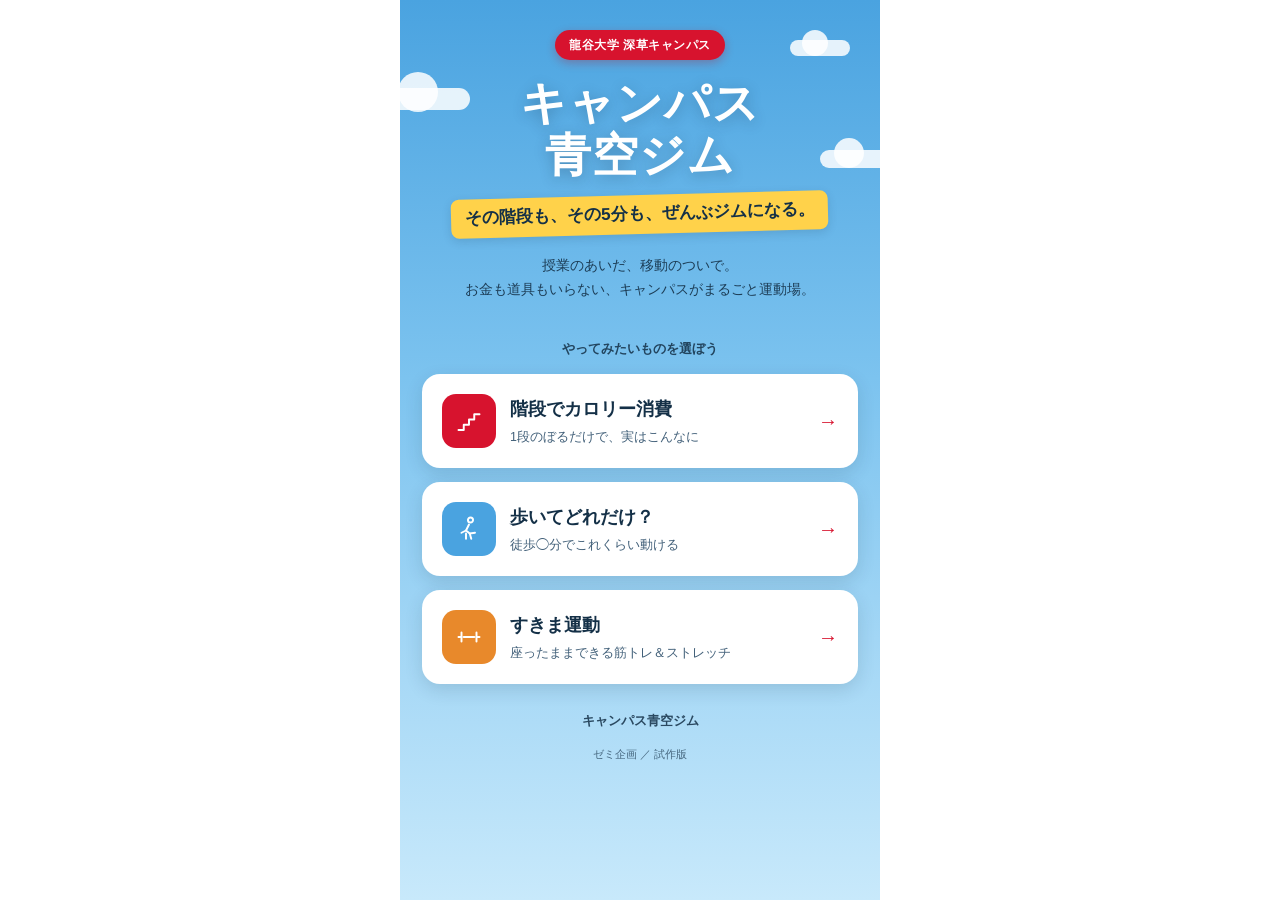
<file: index.html>
<!DOCTYPE html>
<html lang="ja">
<head>
<meta charset="UTF-8">
<meta name="viewport" content="width=device-width, initial-scale=1.0">
<title>キャンパス青空ジム</title>
<link rel="stylesheet" href="campus.css">
</head>
<body>

<div class="sky">
  <div class="cloud cloud-1"></div>
  <div class="cloud cloud-2"></div>
  <div class="cloud cloud-3"></div>

  <header class="top">
    <div class="badge">龍谷大学 深草キャンパス</div>
    <h1 class="title">キャンパス<br>青空ジム</h1>
    <p class="catch">その階段も、その5分も、ぜんぶジムになる。</p>
    <p class="lead">授業のあいだ、移動のついで。<br>お金も道具もいらない、キャンパスがまるごと運動場。</p>
  </header>

  <main class="menu">
    <p class="menu-label">やってみたいものを選ぼう</p>

    <a href="stairs.html" class="mbtn mbtn-stairs">
      <span class="mbtn-icon" aria-hidden="true">
        <svg viewBox="0 0 40 40" fill="none" stroke="currentColor" stroke-width="2.6" stroke-linecap="round" stroke-linejoin="round">
          <path d="M6 32h7v-7h7v-7h7v-7h7"/>
        </svg>
      </span>
      <span class="mbtn-text">
        <span class="mbtn-title">階段でカロリー消費</span>
        <span class="mbtn-sub">1段のぼるだけで、実はこんなに</span>
      </span>
      <span class="mbtn-arrow" aria-hidden="true">→</span>
    </a>

    <a href="walk.html" class="mbtn mbtn-walk">
      <span class="mbtn-icon" aria-hidden="true">
        <svg viewBox="0 0 40 40" fill="none" stroke="currentColor" stroke-width="2.6" stroke-linecap="round" stroke-linejoin="round">
          <circle cx="22" cy="8" r="3.4"/>
          <path d="M20 14l-4 8 5 4 2 7"/>
          <path d="M16 22l-6 3"/>
          <path d="M21 26l7-1"/>
          <path d="M16 33l0-7"/>
        </svg>
      </span>
      <span class="mbtn-text">
        <span class="mbtn-title">歩いてどれだけ？</span>
        <span class="mbtn-sub">徒歩◯分でこれくらい動ける</span>
      </span>
      <span class="mbtn-arrow" aria-hidden="true">→</span>
    </a>

    <a href="sukima.html" class="mbtn mbtn-training">
      <span class="mbtn-icon" aria-hidden="true">
        <svg viewBox="0 0 40 40" fill="none" stroke="currentColor" stroke-width="2.6" stroke-linecap="round" stroke-linejoin="round">
          <path d="M6 20h4M30 20h4"/>
          <path d="M10 14v12M30 14v12"/>
          <path d="M13 20h14"/>
        </svg>
      </span>
      <span class="mbtn-text">
        <span class="mbtn-title">すきま運動</span>
        <span class="mbtn-sub">座ったままできる筋トレ＆ストレッチ</span>
      </span>
      <span class="mbtn-arrow" aria-hidden="true">→</span>
    </a>
  </main>

  <footer class="foot">
    <p>キャンパス青空ジム</p>
    <p class="foot-note">ゼミ企画 ／ 試作版</p>
  </footer>
</div>

</body>
</html>
</file>
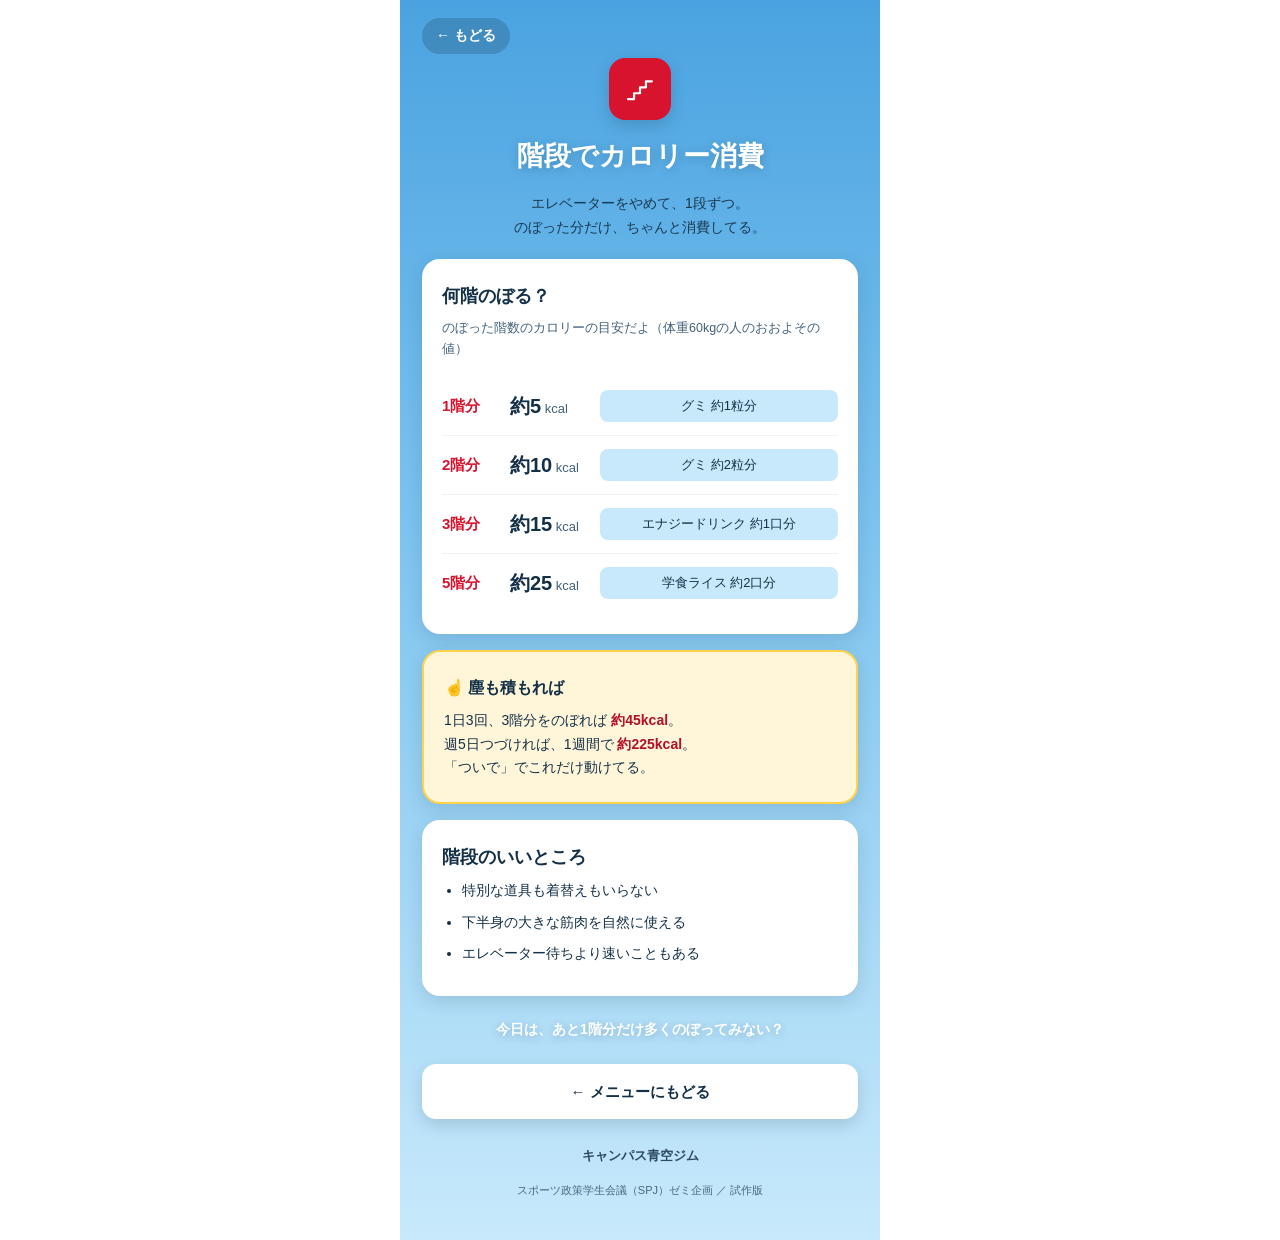
<file: stairs.html>
<!DOCTYPE html>
<html lang="ja">
<head>
<meta charset="UTF-8">
<meta name="viewport" content="width=device-width, initial-scale=1.0">
<title>階段でカロリー消費 | キャンパス青空ジム</title>
<link rel="stylesheet" href="campus.css">
</head>
<body>

<div class="sky page">

  <header class="phead">
    <a href="index.html" class="back">← もどる</a>
    <div class="phead-icon phead-icon-stairs" aria-hidden="true">
      <svg viewBox="0 0 40 40" fill="none" stroke="currentColor" stroke-width="2.6" stroke-linecap="round" stroke-linejoin="round">
        <path d="M6 32h7v-7h7v-7h7v-7h7"/>
      </svg>
    </div>
    <h1 class="ptitle">階段でカロリー消費</h1>
    <p class="psub">エレベーターをやめて、1段ずつ。<br>のぼった分だけ、ちゃんと消費してる。</p>
  </header>

  <main class="pbody">

    <!-- ▼▼ 数値はすべて仮の概算。あとで正しい値に差し替える ▼▼ -->
    <!-- 前提の仮値: 1階分の階段のぼり ≈ 5kcal で計算しています -->

    <section class="card-plain">
      <h2 class="sec-h">何階のぼる？</h2>
      <p class="sec-note">のぼった階数のカロリーの目安だよ（体重60kgの人のおおよその値）</p>

      <div class="stair-row">
        <div class="stair-floor">1階分</div>
        <div class="stair-kcal"><b>約5</b> kcal</div>
        <div class="stair-conv">グミ 約1粒分</div>
      </div>

      <div class="stair-row">
        <div class="stair-floor">2階分</div>
        <div class="stair-kcal"><b>約10</b> kcal</div>
        <div class="stair-conv">グミ 約2粒分</div>
      </div>

      <div class="stair-row">
        <div class="stair-floor">3階分</div>
        <div class="stair-kcal"><b>約15</b> kcal</div>
        <div class="stair-conv">エナジードリンク 約1口分</div>
      </div>

      <div class="stair-row">
        <div class="stair-floor">5階分</div>
        <div class="stair-kcal"><b>約25</b> kcal</div>
        <div class="stair-conv">学食ライス 約2口分</div>
      </div>
    </section>

    <section class="card-accent">
      <h2 class="sec-h-w">☝ 塵も積もれば</h2>
      <p>1日3回、3階分をのぼれば <b>約45kcal</b>。<br>週5日つづければ、1週間で <b>約225kcal</b>。<br>「ついで」でこれだけ動けてる。</p>
    </section>

    <section class="card-plain">
      <h2 class="sec-h">階段のいいところ</h2>
      <ul class="tips">
        <li>特別な道具も着替えもいらない</li>
        <li>下半身の大きな筋肉を自然に使える</li>
        <li>エレベーター待ちより速いこともある</li>
      </ul>
    </section>

    <p class="cheer">今日は、あと1階分だけ多くのぼってみない？</p>

    <a href="index.html" class="back-btn">← メニューにもどる</a>
  </main>

  <footer class="foot">
    <p>キャンパス青空ジム</p>
    <p class="foot-note">スポーツ政策学生会議（SPJ）ゼミ企画 ／ 試作版</p>
  </footer>
</div>

</body>
</html>
</file>
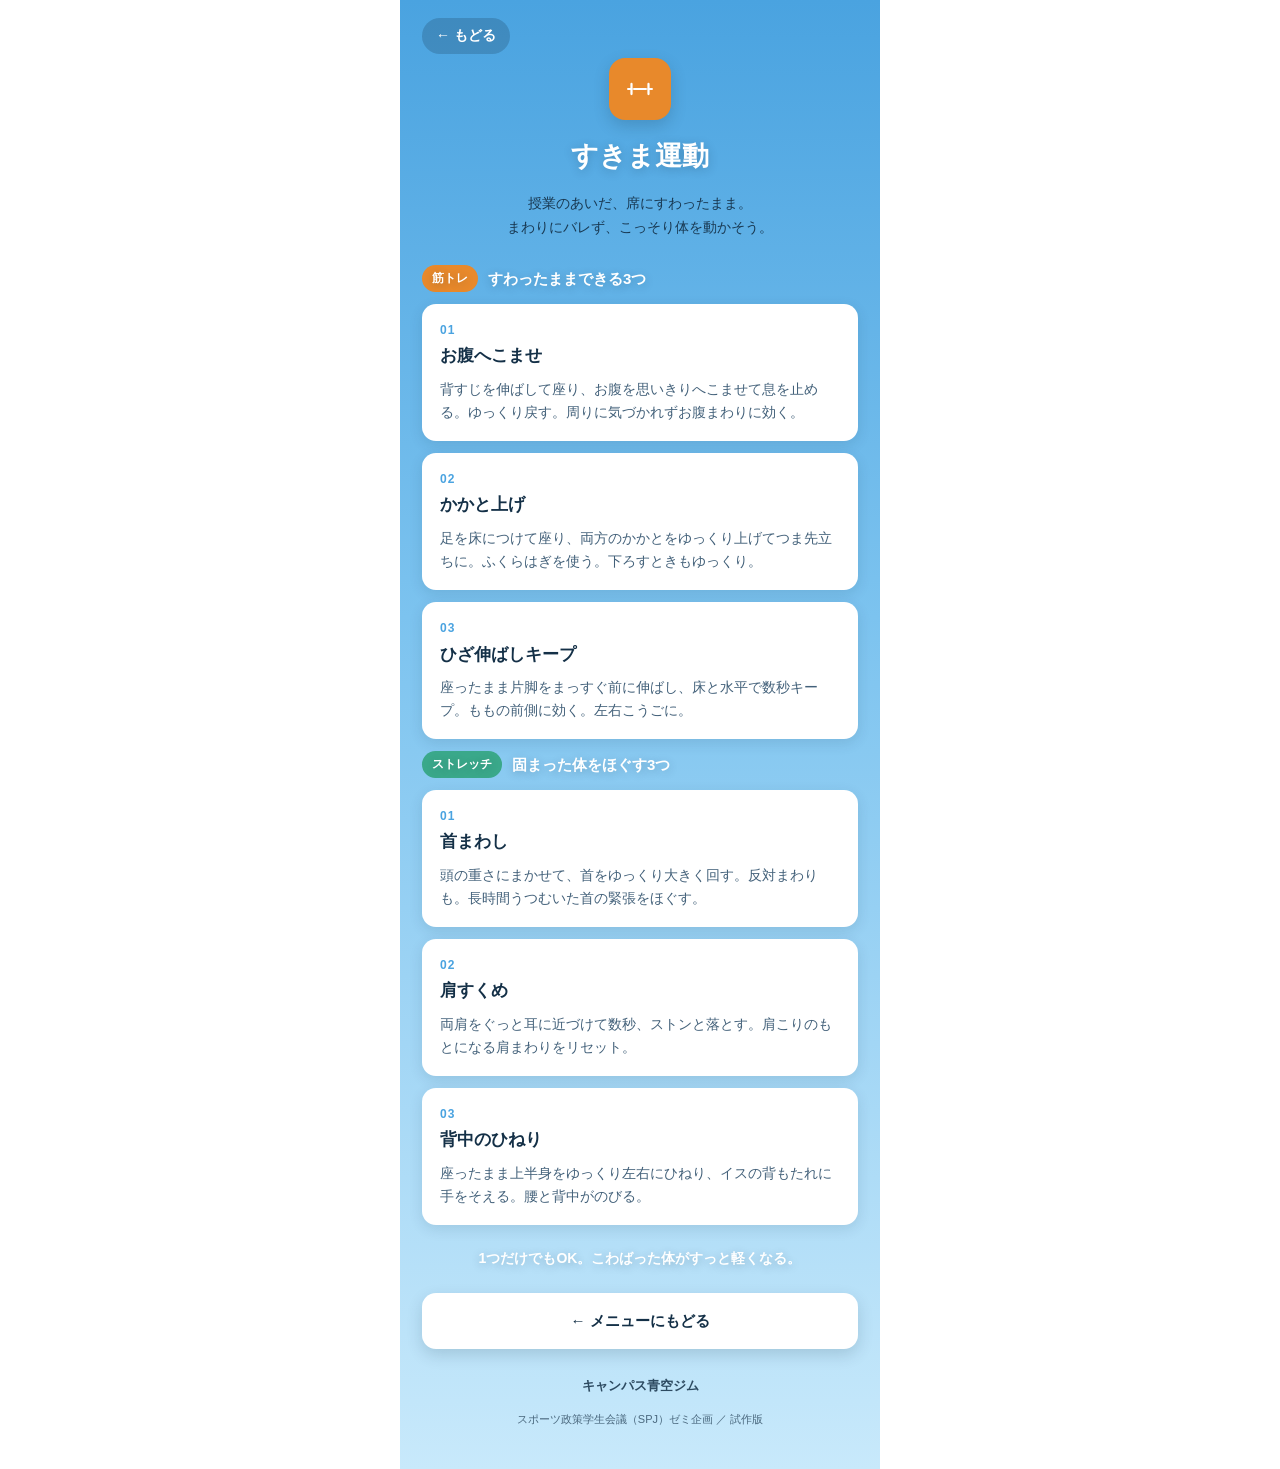
<file: sukima.html>
<!DOCTYPE html>
<html lang="ja">
<head>
<meta charset="UTF-8">
<meta name="viewport" content="width=device-width, initial-scale=1.0">
<title>すきま運動 | キャンパス青空ジム</title>
<link rel="stylesheet" href="campus.css">
</head>
<body>

<div class="sky page">

  <header class="phead">
    <a href="index.html" class="back">← もどる</a>
    <div class="phead-icon phead-icon-training" aria-hidden="true">
      <svg viewBox="0 0 40 40" fill="none" stroke="currentColor" stroke-width="2.6" stroke-linecap="round" stroke-linejoin="round">
        <path d="M6 20h4M30 20h4"/>
        <path d="M10 14v12M30 14v12"/>
        <path d="M13 20h14"/>
      </svg>
    </div>
    <h1 class="ptitle">すきま運動</h1>
    <p class="psub">授業のあいだ、席にすわったまま。<br>まわりにバレず、こっそり体を動かそう。</p>
  </header>

  <main class="pbody">

    <section>
      <h2 class="group-h"><span class="group-tag tag-kin">筋トレ</span>すわったままできる3つ</h2>

      <div class="ex-card">
        <div class="ex-num">01</div>
        <h3 class="ex-title">お腹へこませ</h3>
        <p class="ex-how">背すじを伸ばして座り、お腹を思いきりへこませて息を止める。ゆっくり戻す。周りに気づかれずお腹まわりに効く。</p>
      </div>

      <div class="ex-card">
        <div class="ex-num">02</div>
        <h3 class="ex-title">かかと上げ</h3>
        <p class="ex-how">足を床につけて座り、両方のかかとをゆっくり上げてつま先立ちに。ふくらはぎを使う。下ろすときもゆっくり。</p>
      </div>

      <div class="ex-card">
        <div class="ex-num">03</div>
        <h3 class="ex-title">ひざ伸ばしキープ</h3>
        <p class="ex-how">座ったまま片脚をまっすぐ前に伸ばし、床と水平で数秒キープ。ももの前側に効く。左右こうごに。</p>
      </div>
    </section>

    <section>
      <h2 class="group-h"><span class="group-tag tag-str">ストレッチ</span>固まった体をほぐす3つ</h2>

      <div class="ex-card">
        <div class="ex-num">01</div>
        <h3 class="ex-title">首まわし</h3>
        <p class="ex-how">頭の重さにまかせて、首をゆっくり大きく回す。反対まわりも。長時間うつむいた首の緊張をほぐす。</p>
      </div>

      <div class="ex-card">
        <div class="ex-num">02</div>
        <h3 class="ex-title">肩すくめ</h3>
        <p class="ex-how">両肩をぐっと耳に近づけて数秒、ストンと落とす。肩こりのもとになる肩まわりをリセット。</p>
      </div>

      <div class="ex-card">
        <div class="ex-num">03</div>
        <h3 class="ex-title">背中のひねり</h3>
        <p class="ex-how">座ったまま上半身をゆっくり左右にひねり、イスの背もたれに手をそえる。腰と背中がのびる。</p>
      </div>
    </section>

    <p class="cheer">1つだけでもOK。こわばった体がすっと軽くなる。</p>

    <a href="index.html" class="back-btn">← メニューにもどる</a>
  </main>

  <footer class="foot">
    <p>キャンパス青空ジム</p>
    <p class="foot-note">スポーツ政策学生会議（SPJ）ゼミ企画 ／ 試作版</p>
  </footer>
</div>

</body>
</html>
</file>
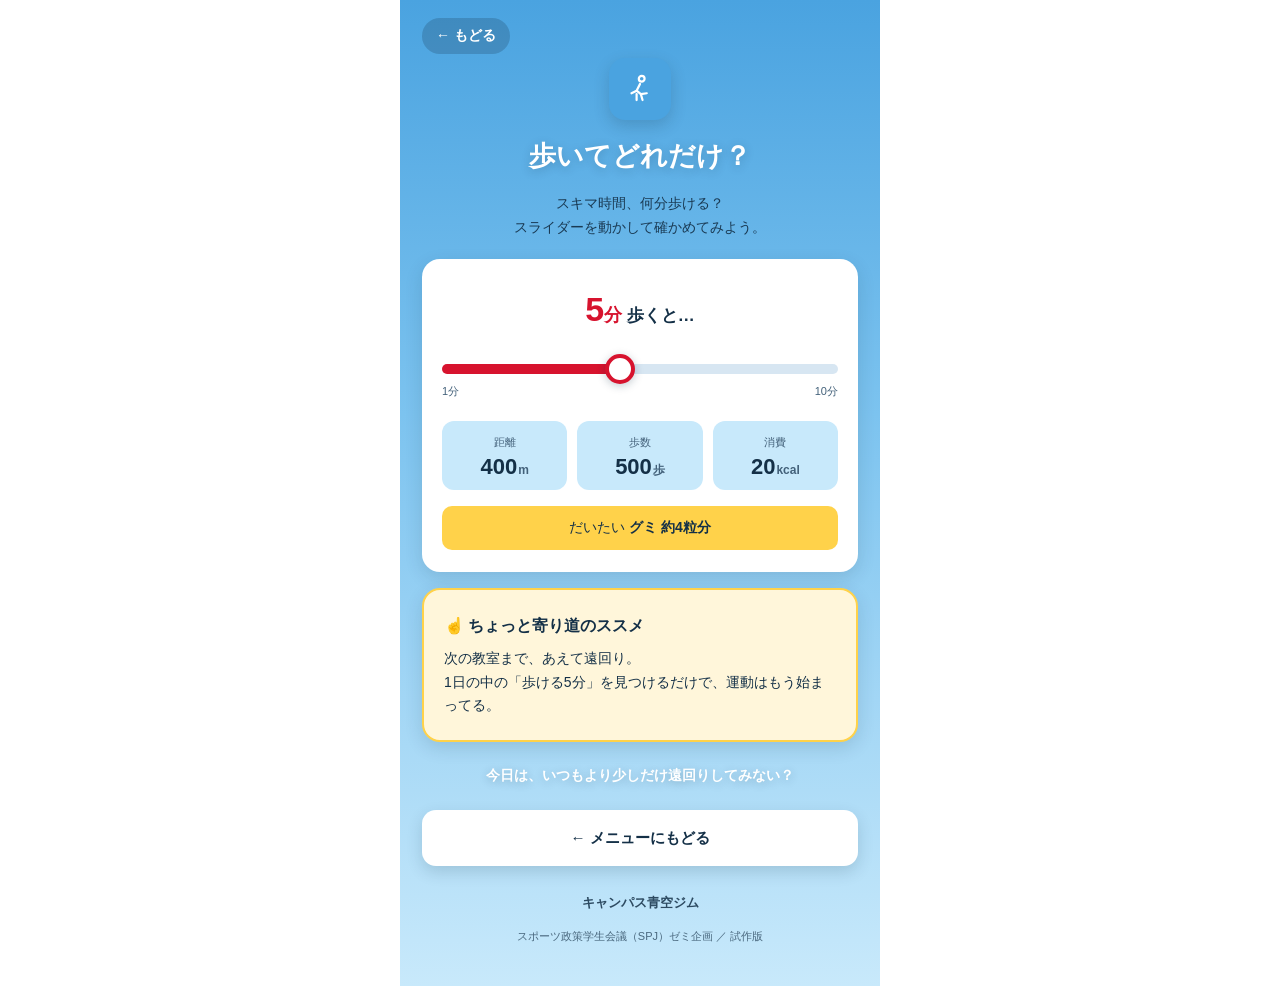
<file: walk.html>
<!DOCTYPE html>
<html lang="ja">
<head>
<meta charset="UTF-8">
<meta name="viewport" content="width=device-width, initial-scale=1.0">
<title>歩いてどれだけ？ | キャンパス青空ジム</title>
<link rel="stylesheet" href="campus.css">
</head>
<body>

<div class="sky page">

  <header class="phead">
    <a href="index.html" class="back">← もどる</a>
    <div class="phead-icon phead-icon-walk" aria-hidden="true">
      <svg viewBox="0 0 40 40" fill="none" stroke="currentColor" stroke-width="2.6" stroke-linecap="round" stroke-linejoin="round">
        <circle cx="22" cy="8" r="3.4"/>
        <path d="M20 14l-4 8 5 4 2 7"/>
        <path d="M16 22l-6 3"/>
        <path d="M21 26l7-1"/>
        <path d="M16 33l0-7"/>
      </svg>
    </div>
    <h1 class="ptitle">歩いてどれだけ？</h1>
    <p class="psub">スキマ時間、何分歩ける？<br>スライダーを動かして確かめてみよう。</p>
  </header>

  <main class="pbody">

    <!-- ▼▼ 数値はすべて仮の概算。あとで正しい値に差し替える ▼▼ -->
    <!-- 前提の仮値: 分速 約80m / 1分 約100歩 / 1分 約4kcal で計算 -->

    <section class="card-slider">
      <div class="minutes-display">
        <span id="minVal">5</span><span class="min-unit">分</span> 歩くと…
      </div>

      <input type="range" id="slider" class="slider" min="1" max="10" value="5" step="1">
      <div class="slider-scale"><span>1分</span><span>10分</span></div>

      <div class="result-grid">
        <div class="result-box">
          <div class="result-label">距離</div>
          <div class="result-val"><span id="dist">400</span><span class="unit">m</span></div>
        </div>
        <div class="result-box">
          <div class="result-label">歩数</div>
          <div class="result-val"><span id="steps">500</span><span class="unit">歩</span></div>
        </div>
        <div class="result-box">
          <div class="result-label">消費</div>
          <div class="result-val"><span id="kcal">20</span><span class="unit">kcal</span></div>
        </div>
      </div>

      <div class="conv-line">
        だいたい <b id="conv">グミ 約4粒分</b>
      </div>
    </section>

    <section class="card-accent">
      <h2 class="sec-h-w">☝ ちょっと寄り道のススメ</h2>
      <p>次の教室まで、あえて遠回り。<br>1日の中の「歩ける5分」を見つけるだけで、運動はもう始まってる。</p>
    </section>

    <p class="cheer">今日は、いつもより少しだけ遠回りしてみない？</p>

    <a href="index.html" class="back-btn">← メニューにもどる</a>
  </main>

  <footer class="foot">
    <p>キャンパス青空ジム</p>
    <p class="foot-note">スポーツ政策学生会議（SPJ）ゼミ企画 ／ 試作版</p>
  </footer>
</div>

<script>
  // ▼▼ 仮の計算式。あとで正しい値・換算に差し替える ▼▼
  // 1分あたり: 距離80m / 歩数100歩 / 消費4kcal と仮定
  const PER_MIN_DIST = 80;
  const PER_MIN_STEPS = 100;
  const PER_MIN_KCAL = 4;

  const slider = document.getElementById("slider");
  const minVal = document.getElementById("minVal");
  const dist = document.getElementById("dist");
  const steps = document.getElementById("steps");
  const kcal = document.getElementById("kcal");
  const conv = document.getElementById("conv");

  function update() {
    const min = Number(slider.value);
    const kcalVal = min * PER_MIN_KCAL;
    minVal.textContent = min;
    dist.textContent = min * PER_MIN_DIST;
    steps.textContent = min * PER_MIN_STEPS;
    kcal.textContent = kcalVal;

    // お菓子換算（仮）: グミ1粒5kcal / エナドリ1本50kcal / 学食カレー700kcal
    let text;
    if (kcalVal < 30) {
      text = "グミ 約" + Math.max(1, Math.round(kcalVal / 5)) + "粒分";
    } else if (kcalVal < 45) {
      text = "エナジードリンク 約" + (kcalVal / 50).toFixed(1) + "本分";
    } else {
      text = "学食カレー 約" + Math.round((kcalVal / 700) * 100) + "%分";
    }
    conv.textContent = text;

    // スライダーの色を進み具合に合わせて塗る
    const pct = ((min - 1) / 9) * 100;
    slider.style.background =
      "linear-gradient(90deg, var(--ryu-red) 0%, var(--ryu-red) " + pct + "%, #d7e6f2 " + pct + "%, #d7e6f2 100%)";
  }

  slider.addEventListener("input", update);
  update();
</script>

</body>
</html>
</file>
<file: campus.css>
:root {
  /* 青空ベース */
  --sky-top: #4aa3e0;
  --sky-mid: #7cc3ef;
  --sky-low: #c8e9fb;
  /* 龍谷レッド（アクセント） */
  --ryu-red: #d7132e;
  --ryu-red-dark: #b30f26;
  /* 補助色 */
  --ink: #143047;
  --ink-soft: #43617a;
  --white: #ffffff;
  --card: #ffffff;
  --sun: #ffd24a;
}

* { box-sizing: border-box; }

html, body { margin: 0; padding: 0; }

body {
  font-family: "Hiragino Sans", "Yu Gothic", "Hiragino Kaku Gothic ProN", sans-serif;
  color: var(--ink);
  line-height: 1.7;
  -webkit-font-smoothing: antialiased;
}

a { text-decoration: none; color: inherit; }

/* 空のグラデ背景。スマホ縦を前提に、中央寄せで最大幅を絞る */
.sky {
  min-height: 100vh;
  max-width: 480px;
  margin: 0 auto;
  padding: 0 22px 40px;
  position: relative;
  overflow: hidden;
  background: linear-gradient(180deg, var(--sky-top) 0%, var(--sky-mid) 42%, var(--sky-low) 100%);
}

/* ふわっと浮かぶ雲 */
.cloud {
  position: absolute;
  background: rgba(255,255,255,0.85);
  border-radius: 100px;
  filter: blur(0.4px);
  pointer-events: none;
}
.cloud::before, .cloud::after {
  content: "";
  position: absolute;
  background: rgba(255,255,255,0.85);
  border-radius: 100px;
}
.cloud-1 { width: 90px; height: 22px; top: 88px; left: -20px; animation: drift 26s linear infinite; }
.cloud-1::before { width: 40px; height: 40px; top: -16px; left: 18px; }
.cloud-2 { width: 70px; height: 18px; top: 150px; right: -10px; animation: drift2 32s linear infinite; }
.cloud-2::before { width: 30px; height: 30px; top: -12px; left: 14px; }
.cloud-3 { width: 60px; height: 16px; top: 40px; right: 30px; animation: drift2 40s linear infinite; }
.cloud-3::before { width: 26px; height: 26px; top: -10px; left: 12px; }

@keyframes drift {
  from { transform: translateX(0); }
  to { transform: translateX(520px); }
}
@keyframes drift2 {
  from { transform: translateX(0); }
  to { transform: translateX(-520px); }
}

@media (prefers-reduced-motion: reduce) {
  .cloud { animation: none !important; }
}

/* ヘッダー（ヒーロー） */
.top {
  position: relative;
  z-index: 2;
  padding: 30px 4px 22px;
  text-align: center;
}

.badge {
  display: inline-block;
  background: var(--ryu-red);
  color: var(--white);
  font-size: 12px;
  font-weight: 700;
  letter-spacing: 0.5px;
  padding: 5px 14px;
  border-radius: 999px;
  box-shadow: 0 3px 10px rgba(179,15,38,0.3);
}

.title {
  font-size: 46px;
  font-weight: 900;
  line-height: 1.12;
  margin: 18px 0 14px;
  color: var(--white);
  letter-spacing: 1px;
  text-shadow: 0 3px 14px rgba(20,48,71,0.28);
}

.catch {
  font-size: 17px;
  font-weight: 800;
  color: var(--ink);
  margin: 0 0 14px;
  background: var(--sun);
  display: inline-block;
  padding: 5px 14px;
  border-radius: 8px;
  transform: rotate(-1.5deg);
  box-shadow: 0 3px 10px rgba(20,48,71,0.15);
}

.lead {
  font-size: 14px;
  color: var(--ink);
  margin: 6px 0 0;
  opacity: 0.9;
}

/* メニュー */
.menu {
  position: relative;
  z-index: 2;
  margin-top: 14px;
}

.menu-label {
  font-size: 13px;
  font-weight: 700;
  color: var(--ink);
  text-align: center;
  margin: 0 0 14px;
  opacity: 0.85;
}

/* 大きな縦並びボタン */
.mbtn {
  display: flex;
  align-items: center;
  gap: 14px;
  background: var(--card);
  border-radius: 18px;
  padding: 18px 18px;
  margin-bottom: 14px;
  box-shadow: 0 6px 18px rgba(20,48,71,0.14);
  border: 2px solid transparent;
  transition: transform 0.16s ease, box-shadow 0.16s ease, border-color 0.16s ease;
}

.mbtn:active {
  transform: scale(0.98);
}

@media (hover: hover) {
  .mbtn:hover {
    transform: translateY(-3px);
    box-shadow: 0 12px 24px rgba(20,48,71,0.2);
    border-color: var(--ryu-red);
  }
}

.mbtn-icon {
  flex-shrink: 0;
  width: 54px;
  height: 54px;
  border-radius: 14px;
  display: flex;
  align-items: center;
  justify-content: center;
  color: var(--white);
}
.mbtn-icon svg { width: 30px; height: 30px; }

.mbtn-stairs .mbtn-icon { background: var(--ryu-red); }
.mbtn-walk .mbtn-icon { background: var(--sky-top); }
.mbtn-training .mbtn-icon { background: #e8892b; }
.mbtn-stretch .mbtn-icon { background: #3aa88a; }

.mbtn-text {
  flex: 1;
  display: flex;
  flex-direction: column;
  gap: 2px;
}

.mbtn-title {
  font-size: 18px;
  font-weight: 800;
  color: var(--ink);
}

.mbtn-sub {
  font-size: 12.5px;
  color: var(--ink-soft);
}

.mbtn-arrow {
  flex-shrink: 0;
  font-size: 20px;
  font-weight: 700;
  color: var(--ryu-red);
}

/* フッター */
.foot {
  position: relative;
  z-index: 2;
  text-align: center;
  margin-top: 26px;
  font-size: 13px;
  font-weight: 700;
  color: var(--ink);
  opacity: 0.85;
}
.foot-note {
  font-size: 11px;
  font-weight: 500;
  opacity: 0.8;
  margin-top: 2px;
}

/* ============================================
   下位ページ共通（階段・歩く・すきま運動）
   ============================================ */

.page { padding-bottom: 30px; }

/* ページ見出し */
.phead {
  position: relative;
  z-index: 2;
  text-align: center;
  padding: 18px 4px 20px;
}

.back {
  position: absolute;
  top: 18px;
  left: 0;
  font-size: 14px;
  font-weight: 700;
  color: var(--white);
  background: rgba(20,48,71,0.22);
  padding: 6px 14px;
  border-radius: 999px;
}

.phead-icon {
  width: 62px;
  height: 62px;
  border-radius: 16px;
  display: flex;
  align-items: center;
  justify-content: center;
  color: var(--white);
  margin: 40px auto 14px;
  box-shadow: 0 6px 16px rgba(20,48,71,0.2);
}
.phead-icon svg { width: 34px; height: 34px; }
.phead-icon-stairs { background: var(--ryu-red); }
.phead-icon-walk { background: var(--sky-top); }
.phead-icon-training { background: #e8892b; }

.ptitle {
  font-size: 27px;
  font-weight: 900;
  color: var(--white);
  margin: 0 0 12px;
  text-shadow: 0 2px 10px rgba(20,48,71,0.25);
}

.psub {
  font-size: 14px;
  color: var(--ink);
  margin: 0;
  opacity: 0.92;
}

/* 本文 */
.pbody {
  position: relative;
  z-index: 2;
}

.card-plain, .card-accent, .card-slider {
  background: var(--white);
  border-radius: 18px;
  padding: 22px 20px;
  margin-bottom: 16px;
  box-shadow: 0 6px 18px rgba(20,48,71,0.14);
}

.card-accent {
  background: #fff6da;
  border: 2px solid var(--sun);
}

.sec-h {
  font-size: 18px;
  font-weight: 800;
  color: var(--ink);
  margin: 0 0 6px;
}
.sec-h-w {
  font-size: 16px;
  font-weight: 800;
  color: var(--ink);
  margin: 0 0 8px;
}
.sec-note {
  font-size: 12.5px;
  color: var(--ink-soft);
  margin: 0 0 16px;
}

/* 階段の行 */
.stair-row {
  display: flex;
  align-items: center;
  gap: 12px;
  padding: 12px 0;
  border-top: 1px solid #eef3f7;
}
.stair-row:first-of-type { border-top: none; }

.stair-floor {
  flex-shrink: 0;
  width: 56px;
  font-size: 15px;
  font-weight: 800;
  color: var(--ryu-red);
}
.stair-kcal {
  flex-shrink: 0;
  width: 78px;
  font-size: 13px;
  color: var(--ink-soft);
}
.stair-kcal b {
  font-size: 20px;
  color: var(--ink);
}
.stair-conv {
  flex: 1;
  font-size: 13px;
  color: var(--ink);
  background: var(--sky-low);
  padding: 5px 10px;
  border-radius: 8px;
  text-align: center;
}

.card-accent p { margin: 0; font-size: 14px; }
.card-accent b { color: var(--ryu-red-dark); }

/* tips */
.tips {
  margin: 0;
  padding-left: 20px;
}
.tips li {
  font-size: 14px;
  margin-bottom: 8px;
}

/* すきま運動 */
.group-h {
  display: flex;
  align-items: center;
  gap: 10px;
  font-size: 15px;
  font-weight: 800;
  color: var(--white);
  margin: 6px 0 12px;
  text-shadow: 0 2px 8px rgba(20,48,71,0.25);
}
.group-tag {
  font-size: 12px;
  font-weight: 800;
  color: var(--white);
  padding: 3px 10px;
  border-radius: 999px;
}
.tag-kin { background: #e8892b; }
.tag-str { background: #3aa88a; }

.ex-card {
  background: var(--white);
  border-radius: 14px;
  padding: 16px 18px;
  margin-bottom: 12px;
  box-shadow: 0 4px 14px rgba(20,48,71,0.12);
}
.ex-num {
  font-size: 12px;
  font-weight: 800;
  color: var(--sky-top);
  letter-spacing: 1px;
}
.ex-title {
  font-size: 17px;
  font-weight: 800;
  color: var(--ink);
  margin: 2px 0 8px;
}
.ex-how {
  font-size: 13.5px;
  color: var(--ink-soft);
  margin: 0;
  line-height: 1.7;
}

/* ウォーキングのスライダー */
.card-slider { text-align: center; }

.minutes-display {
  font-size: 17px;
  font-weight: 700;
  color: var(--ink);
  margin-bottom: 16px;
}
.minutes-display #minVal {
  font-size: 34px;
  font-weight: 900;
  color: var(--ryu-red);
}
.min-unit { font-size: 18px; font-weight: 800; color: var(--ryu-red); }

.slider {
  -webkit-appearance: none;
  appearance: none;
  width: 100%;
  height: 10px;
  border-radius: 999px;
  background: #d7e6f2;
  outline: none;
  margin: 4px 0 6px;
}
.slider::-webkit-slider-thumb {
  -webkit-appearance: none;
  appearance: none;
  width: 30px;
  height: 30px;
  border-radius: 50%;
  background: var(--white);
  border: 4px solid var(--ryu-red);
  cursor: pointer;
  box-shadow: 0 2px 8px rgba(20,48,71,0.25);
}
.slider::-moz-range-thumb {
  width: 30px;
  height: 30px;
  border-radius: 50%;
  background: var(--white);
  border: 4px solid var(--ryu-red);
  cursor: pointer;
}
.slider-scale {
  display: flex;
  justify-content: space-between;
  font-size: 11px;
  color: var(--ink-soft);
  margin-bottom: 20px;
}

.result-grid {
  display: grid;
  grid-template-columns: repeat(3, 1fr);
  gap: 10px;
  margin-bottom: 16px;
}
.result-box {
  background: var(--sky-low);
  border-radius: 12px;
  padding: 12px 6px;
}
.result-label {
  font-size: 11px;
  color: var(--ink-soft);
  margin-bottom: 4px;
}
.result-val {
  font-size: 22px;
  font-weight: 900;
  color: var(--ink);
  line-height: 1;
}
.result-val .unit {
  font-size: 12px;
  font-weight: 700;
  color: var(--ink-soft);
  margin-left: 1px;
}

.conv-line {
  font-size: 14px;
  color: var(--ink);
  background: var(--sun);
  border-radius: 10px;
  padding: 10px;
}
.conv-line b { color: var(--ink); }

/* 応援メッセージ・戻るボタン */
.cheer {
  text-align: center;
  font-size: 14px;
  font-weight: 700;
  color: var(--white);
  margin: 22px 8px;
  text-shadow: 0 2px 8px rgba(20,48,71,0.25);
}

.back-btn {
  display: block;
  text-align: center;
  background: var(--white);
  color: var(--ink);
  font-weight: 800;
  font-size: 15px;
  padding: 15px;
  border-radius: 14px;
  box-shadow: 0 6px 16px rgba(20,48,71,0.16);
  margin-top: 6px;
}
</file>
